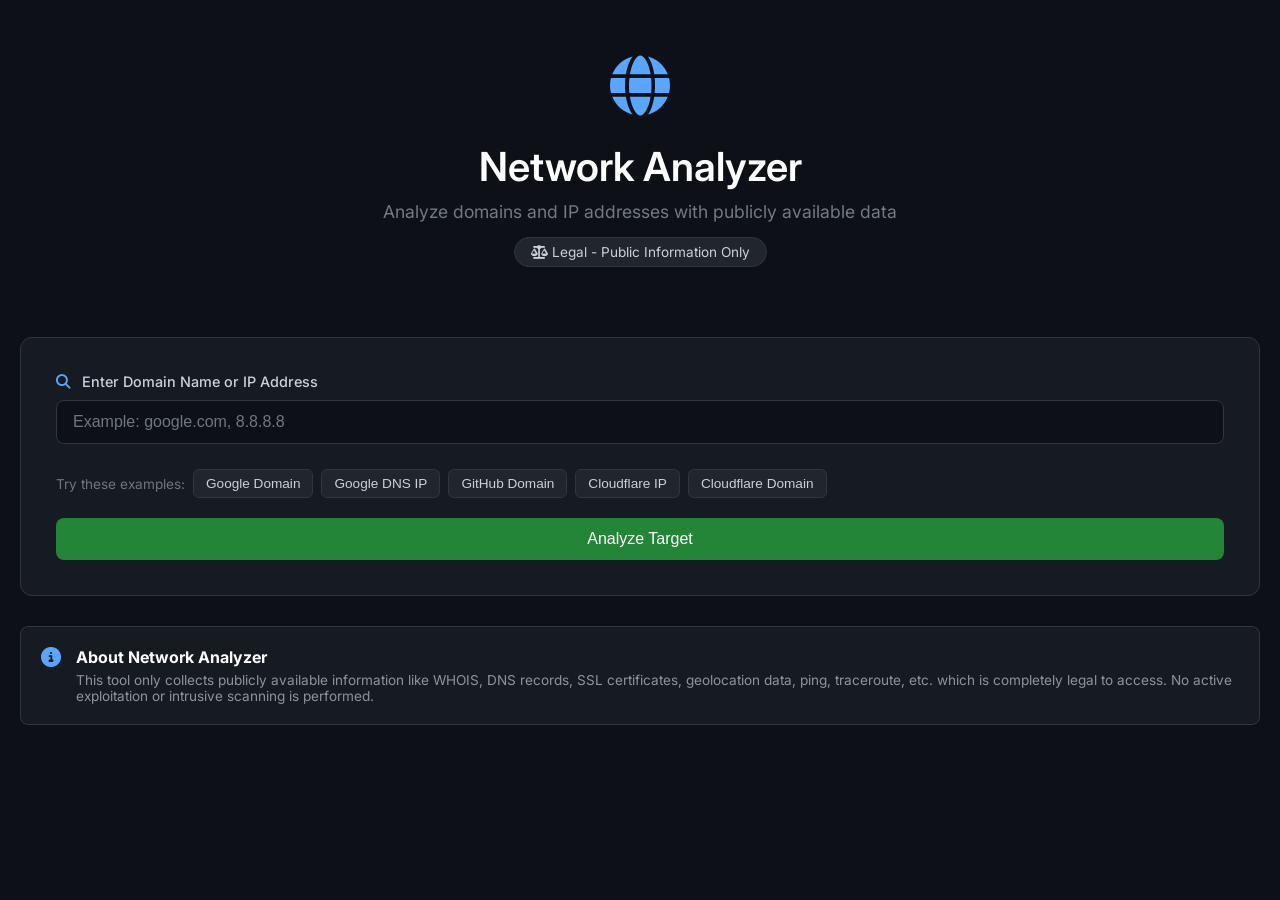
<file: index.html>
<!DOCTYPE html>
<html lang="en">
<head>
    <meta charset="UTF-8">
    <meta name="viewport" content="width=device-width, initial-scale=1.0">
    <title>Network Analyzer Tool</title>
    <link rel="stylesheet" href="/style.css">
    <link href="https://fonts.googleapis.com/css2?family=Inter:wght@300;400;500;600;700;800&display=swap" rel="stylesheet">
    <link rel="stylesheet" href="https://cdnjs.cloudflare.com/ajax/libs/font-awesome/6.4.0/css/all.min.css">
</head>
<body>
    <div class="container">
        <div class="header">
            <div class="icon">
                <i class="fa-solid fa-globe"></i>
            </div>
            <h1>Network Analyzer</h1>
            <p>Analyze domains and IP addresses with publicly available data</p>
            <div class="badge">
                <i class="fas fa-balance-scale"></i> Legal - Public Information Only
            </div>
        </div>

        <div class="search-card">
            <form id="lookupForm">
                <div class="input-group">
                    <label for="target">
                        <i class="fas fa-search"></i> Enter Domain Name or IP Address
                    </label>
                    <input type="text" id="target" placeholder="Example: google.com, 8.8.8.8" required>
                    
                </div>

                <div class="example-targets">
                    <span>Try these examples:</span>
                    <button type="button" class="example-btn" data-target="google.com">Google Domain</button>
                    <button type="button" class="example-btn" data-target="8.8.8.8">Google DNS IP</button>
                    <button type="button" class="example-btn" data-target="github.com">GitHub Domain</button>
                    <button type="button" class="example-btn" data-target="1.1.1.1">Cloudflare IP</button>
                    <button type="button" class="example-btn" data-target="cloudflare.com">Cloudflare Domain</button>
                </div>

                <button type="submit" id="lookupBtn">
                    
                    <span>Analyze Target</span>
                    
                </button>
            </form>
        </div>

        <div id="loading" style="display: none;">
            <div class="loader-centered">
                <div class="loader-spinner-centered"></div>
                <h3>Analyzing target...</h3>
            </div>
        </div>

        <div id="results" style="display: none;">
            <div class="result-section">
                <div class="section-header">
                    <i class="fas fa-info-circle"></i>
                    <h2>Target Overview</h2>
                </div>
                <div class="overview-grid" id="overview"></div>
            </div>

            <div class="result-section" id="reverseDnsSection" style="display: none;">
                <div class="section-header">
                    <i class="fas fa-exchange-alt"></i>
                    <h2>Reverse DNS Lookup</h2>
                </div>
                <div class="info-grid" id="reverseDns"></div>
            </div>

            <div class="result-section" id="ptrSection" style="display: none;">
                <div class="section-header">
                    <i class="fas fa-arrow-left"></i>
                    <h2>PTR Records</h2>
                </div>
                <div class="info-grid" id="ptrRecords"></div>
            </div>

            <div class="result-section">
                <div class="section-header">
                    <i class="fas fa-file-contract"></i>
                    <h2>WHOIS Information</h2>
                </div>
                <div class="info-grid" id="whois"></div>
            </div>

            <div class="result-section" id="dnsSection" style="display: none;">
                <div class="section-header">
                    <i class="fas fa-server"></i>
                    <h2>DNS Records</h2>
                </div>
                <div class="dns-content" id="dnsContent"></div>
            </div>

            <div class="result-section" id="sslSection" style="display: none;">
                <div class="section-header">
                    <i class="fas fa-lock"></i>
                    <h2>SSL Certificate</h2>
                </div>
                <div class="info-grid" id="ssl"></div>
            </div>

            <div class="result-section">
                <div class="section-header">
                    <i class="fas fa-map-marker-alt"></i>
                    <h2>Geolocation and Hosting</h2>
                </div>
                <div class="info-grid" id="location"></div>
            </div>

            <div class="result-section">
                <div class="section-header">
                    <i class="fas fa-plug"></i>
                    <h2>Common Open Ports</h2>
                </div>
                <div class="ports-list" id="ports"></div>
            </div>

            <div class="result-section">
                <div class="section-header">
                    <i class="fas fa-network-wired"></i>
                    <h2>Ping Test</h2>
                </div>
                <div class="ping-results" id="ping"></div>
            </div>

            <div class="result-section">
                <div class="section-header">
                    <i class="fas fa-route"></i>
                    <h2>Traceroute</h2>
                </div>
                <div class="traceroute-results" id="traceroute"></div>
            </div>

            <div class="result-section" id="techSection" style="display: none;">
                <div class="section-header">
                    <i class="fas fa-code"></i>
                    <h2>Detected Technologies</h2>
                </div>
                <div class="tech-list" id="technologies"></div>
            </div>

            <div class="result-section" id="subdomainSection" style="display: none;">
                <div class="section-header">
                    <i class="fas fa-sitemap"></i>
                    <h2>Active Subdomains</h2>
                </div>
                <div class="subdomain-list" id="subdomains"></div>
            </div>

            <div class="export-buttons">
                <button id="exportJSON" class="export-btn">
                    <i class="fas fa-download"></i> Export as JSON
                </button>
                <button id="copyResults" class="export-btn">
                    <i class="fas fa-copy"></i> Copy Results
                </button>
            </div>
        </div>

        <div class="info-note">
            <i class="fas fa-info-circle"></i>
            <div>
                <strong>About Network Analyzer</strong>
                <p>This tool only collects publicly available information like WHOIS, DNS records, SSL certificates, geolocation data, ping, traceroute, etc. which is completely legal to access. No active exploitation or intrusive scanning is performed.</p>
            </div>
        </div>
    </div>

    <script>
        document.querySelectorAll('.example-btn').forEach(btn => {
            btn.addEventListener('click', () => {
                document.getElementById('target').value = btn.dataset.target;
                document.getElementById('lookupForm').dispatchEvent(new Event('submit'));
            });
        });

        document.getElementById('lookupForm').addEventListener('submit', async (e) => {
            e.preventDefault();
            
            const target = document.getElementById('target').value;
            
            if (!target) {
                alert('Please enter a domain name or IP address');
                return;
            }
            
            document.getElementById('loading').style.display = 'flex';
            document.getElementById('results').style.display = 'none';
            document.getElementById('lookupBtn').disabled = true;
            
            try {
                const response = await fetch('/lookup', {
                    method: 'POST',
                    headers: {'Content-Type': 'application/json'},
                    body: JSON.stringify({target: target})
                });
                
                const data = await response.json();
                
                if (data.error) {
                    alert(data.error);
                    return;
                }
                
                displayResults(data);
                
            } catch (error) {
                alert('Error: ' + error.message);
            } finally {
                document.getElementById('loading').style.display = 'none';
                document.getElementById('lookupBtn').disabled = false;
            }
        });
        
        function displayResults(data) {
            document.getElementById('overview').innerHTML = `
                <div class="info-card">
                    <div class="info-label"><i class="fas fa-crosshairs"></i> Target</div>
                    <div class="info-value">${data.target}</div>
                </div>
                <div class="info-card">
                    <div class="info-label"><i class="fas fa-tag"></i> Type</div>
                    <div class="info-value">${data.target_type}</div>
                </div>
                <div class="info-card">
                    <div class="info-label"><i class="fas fa-clock"></i> Analysis Time</div>
                    <div class="info-value">${data.timestamp}</div>
                </div>
            `;
            
            if (data.reverse_dns) {
                document.getElementById('reverseDnsSection').style.display = 'block';
                document.getElementById('reverseDns').innerHTML = `
                    <div class="info-card">
                        <div class="info-label"><i class="fas fa-exchange-alt"></i> Hostname</div>
                        <div class="info-value">${data.reverse_dns}</div>
                    </div>
                `;
            } else {
                document.getElementById('reverseDnsSection').style.display = 'none';
            }
            
            if (data.ptr_records && data.ptr_records.length > 0) {
                document.getElementById('ptrSection').style.display = 'block';
                document.getElementById('ptrRecords').innerHTML = `
                    <div class="info-card">
                        <div class="info-label"><i class="fas fa-arrow-left"></i> PTR Records</div>
                        <div class="info-value">${data.ptr_records.join(', ')}</div>
                    </div>
                `;
            } else {
                document.getElementById('ptrSection').style.display = 'none';
            }
            
            const whois = data.whois;
            if (whois && !whois.error) {
                document.getElementById('whois').innerHTML = `
                    <div class="info-card">
                        <div class="info-label"><i class="fas fa-building"></i> Registrar</div>
                        <div class="info-value">${whois.registrar || 'N/A'}</div>
                    </div>
                    <div class="info-card">
                        <div class="info-label"><i class="fas fa-calendar-plus"></i> Created</div>
                        <div class="info-value">${whois.creation_date || 'N/A'}</div>
                    </div>
                    <div class="info-card">
                        <div class="info-label"><i class="fas fa-calendar-times"></i> Expires</div>
                        <div class="info-value">${whois.expiration_date || 'N/A'}</div>
                    </div>
                    <div class="info-card">
                        <div class="info-label"><i class="fas fa-user"></i> Organization</div>
                        <div class="info-value">${whois.org || 'N/A'}</div>
                    </div>
                    <div class="info-card">
                        <div class="info-label"><i class="fas fa-flag"></i> Country</div>
                        <div class="info-value">${whois.country || 'N/A'}</div>
                    </div>
                `;
            } else {
                document.getElementById('whois').innerHTML = `
                    <div class="info-card">
                        <div class="info-value">WHOIS information not available for this target</div>
                    </div>
                `;
            }
            
            if (data.dns_records && Object.keys(data.dns_records).length > 0) {
                document.getElementById('dnsSection').style.display = 'block';
                const dns = data.dns_records;
                const dnsTypes = ['A', 'AAAA', 'MX', 'NS', 'TXT', 'CNAME', 'SOA'];
                let dnsHTML = '';
                
                dnsTypes.forEach(type => {
                    if (dns[type] && dns[type].length > 0) {
                        dnsHTML += `
                            <div class="dns-record">
                                <div class="dns-type">${type}</div>
                                <div class="dns-values">
                                    ${dns[type].map(value => `<div class="dns-value">${value}</div>`).join('')}
                                </div>
                            </div>
                        `;
                    }
                });
                
                if (dnsHTML === '') {
                    dnsHTML = '<div class="no-data">No DNS records found</div>';
                }
                
                document.getElementById('dnsContent').innerHTML = dnsHTML;
            } else {
                document.getElementById('dnsSection').style.display = 'none';
            }
            
            if (data.ssl) {
                document.getElementById('sslSection').style.display = 'block';
                document.getElementById('ssl').innerHTML = `
                    <div class="info-card">
                        <div class="info-label"><i class="fas fa-building"></i> Issuer</div>
                        <div class="info-value">${data.ssl.issuer?.organizationName || 'N/A'}</div>
                    </div>
                    <div class="info-card">
                        <div class="info-label"><i class="fas fa-user-check"></i> Subject</div>
                        <div class="info-value">${data.ssl.subject?.commonName || 'N/A'}</div>
                    </div>
                    <div class="info-card">
                        <div class="info-label"><i class="fas fa-calendar-check"></i> Valid From</div>
                        <div class="info-value">${data.ssl.start || 'N/A'}</div>
                    </div>
                    <div class="info-card">
                        <div class="info-label"><i class="fas fa-calendar-times"></i> Valid Until</div>
                        <div class="info-value">${data.ssl.expiry || 'N/A'}</div>
                    </div>
                `;
            } else {
                document.getElementById('sslSection').style.display = 'none';
            }
            
            const loc = data.geolocation;
            if (loc && !loc.error) {
                document.getElementById('location').innerHTML = `
                    <div class="info-card">
                        <div class="info-label"><i class="fas fa-map-pin"></i> IP Address</div>
                        <div class="info-value">${loc.ip || 'N/A'}</div>
                    </div>
                    <div class="info-card">
                        <div class="info-label"><i class="fas fa-globe"></i> Country</div>
                        <div class="info-value">${loc.country || 'N/A'}</div>
                    </div>
                    <div class="info-card">
                        <div class="info-label"><i class="fas fa-city"></i> City</div>
                        <div class="info-value">${loc.city || 'N/A'}</div>
                    </div>
                    <div class="info-card">
                        <div class="info-label"><i class="fas fa-building"></i> Region</div>
                        <div class="info-value">${loc.region || 'N/A'}</div>
                    </div>
                    <div class="info-card">
                        <div class="info-label"><i class="fas fa-tachometer-alt"></i> ISP</div>
                        <div class="info-value">${loc.isp || 'N/A'}</div>
                    </div>
                    <div class="info-card">
                        <div class="info-label"><i class="fas fa-chart-line"></i> Organization</div>
                        <div class="info-value">${loc.org || 'N/A'}</div>
                    </div>
                    <div class="info-card">
                        <div class="info-label"><i class="fas fa-clock"></i> Timezone</div>
                        <div class="info-value">${loc.timezone || 'N/A'}</div>
                    </div>
                `;
            } else {
                document.getElementById('location').innerHTML = `
                    <div class="info-card">
                        <div class="info-value">Geolocation data not available</div>
                    </div>
                `;
            }
            
            if (data.open_ports && data.open_ports.length > 0) {
                document.getElementById('ports').innerHTML = data.open_ports.map(port => 
                    `<span class="port-badge">Port ${port.port} (${port.service})</span>`
                ).join('');
            } else {
                document.getElementById('ports').innerHTML = '<div class="no-data">No common ports found open</div>';
            }
            
            const ping = data.ping;
            if (ping && ping.success) {
                document.getElementById('ping').innerHTML = `
                    <div class="info-grid">
                        <div class="info-card">
                            <div class="info-label"><i class="fas fa-check-circle"></i> Status</div>
                            <div class="info-value success">Host is reachable</div>
                        </div>
                        <div class="info-card">
                            <div class="info-label"><i class="fas fa-exchange-alt"></i> Packets Sent</div>
                            <div class="info-value">${ping.packets_sent}</div>
                        </div>
                        <div class="info-card">
                            <div class="info-label"><i class="fas fa-check"></i> Packets Received</div>
                            <div class="info-value">${ping.packets_received}</div>
                        </div>
                        <div class="info-card">
                            <div class="info-label"><i class="fas fa-chart-line"></i> Packet Loss</div>
                            <div class="info-value">${ping.packet_loss}</div>
                        </div>
                        <div class="info-card full-width">
                            <div class="info-label"><i class="fas fa-clock"></i> Response Times (ms)</div>
                            <div class="info-value">${ping.times ? ping.times.join(', ') : 'N/A'}</div>
                        </div>
                    </div>
                `;
            } else {
                document.getElementById('ping').innerHTML = `
                    <div class="info-card">
                        <div class="info-value error">${ping?.error || 'Host is unreachable'}</div>
                    </div>
                `;
            }
            
            const traceroute = data.traceroute;
            if (traceroute && traceroute.success && traceroute.hops && traceroute.hops.length > 0) {
                let hopsHtml = '<div class="traceroute-table"><div class="traceroute-header"><span>Hop</span><span>IP Address</span><span>Response Times (ms)</span></div>';
                traceroute.hops.forEach(hop => {
                    hopsHtml += `
                        <div class="traceroute-row">
                            <span class="hop-number">${hop.hop}</span>
                            <span class="hop-ip">${hop.ip}</span>
                            <span class="hop-times">${hop.times.join(', ') || 'N/A'}</span>
                        </div>
                    `;
                });
                hopsHtml += '</div>';
                document.getElementById('traceroute').innerHTML = hopsHtml;
            } else {
                document.getElementById('traceroute').innerHTML = `
                    <div class="info-card">
                        <div class="info-value">${traceroute?.error || 'Traceroute information not available'}</div>
                    </div>
                `;
            }
            
            if (data.technologies && data.technologies.length > 0 && data.technologies[0] !== "Technology detection only available for domains") {
                document.getElementById('techSection').style.display = 'block';
                document.getElementById('technologies').innerHTML = data.technologies.map(tech => 
                    `<span class="tech-badge">${tech}</span>`
                ).join('');
            } else {
                document.getElementById('techSection').style.display = 'none';
            }
            
            if (data.subdomains && data.subdomains.length > 0) {
                document.getElementById('subdomainSection').style.display = 'block';
                document.getElementById('subdomains').innerHTML = data.subdomains.map(sub => 
                    `<span class="subdomain-badge">${sub}</span>`
                ).join('');
            } else {
                document.getElementById('subdomainSection').style.display = 'none';
            }
            
            document.getElementById('results').style.display = 'block';
            document.getElementById('results').scrollIntoView({ behavior: 'smooth' });
            
            setupExport(data);
        }
        
        function setupExport(data) {
            document.getElementById('exportJSON').onclick = () => {
                const jsonStr = JSON.stringify(data, null, 2);
                const blob = new Blob([jsonStr], { type: 'application/json' });
                const url = URL.createObjectURL(blob);
                const a = document.createElement('a');
                a.href = url;
                a.download = `${data.target}_analysis_${Date.now()}.json`;
                a.click();
                URL.revokeObjectURL(url);
            };
            
            document.getElementById('copyResults').onclick = () => {
                const jsonStr = JSON.stringify(data, null, 2);
                navigator.clipboard.writeText(jsonStr);
                alert('Results copied to clipboard');
            };
        }
    </script>
</body>
</html>
</file>
<file: style.css>
* {
    margin: 0;
    padding: 0;
    box-sizing: border-box;
}

body {
    font-family: 'Inter', -apple-system, BlinkMacSystemFont, 'Segoe UI', Helvetica, Arial, sans-serif;
    background-color: #0d1117;
    color: #c9d1d9;
    padding: 20px;
}

.container {
    max-width: 1400px;
    margin: 0 auto;
}

.header {
    text-align: center;
    margin-bottom: 40px;
    padding: 30px 0;
}

.header .icon {
    font-size: 60px;
    margin-bottom: 20px;
    color: #58a6ff;
}

.header h1 {
    font-size: 2.5rem;
    margin-bottom: 10px;
    font-weight: 600;
    color: #ffffff;
}

.header p {
    font-size: 1.1rem;
    opacity: 0.8;
    color: #8b949e;
}

.badge {
    display: inline-block;
    background: #21262d;
    padding: 6px 16px;
    border-radius: 20px;
    font-size: 0.85rem;
    margin-top: 15px;
    border: 1px solid #30363d;
}

.search-card {
    background: #161b22;
    border-radius: 12px;
    padding: 35px;
    margin-bottom: 30px;
    border: 1px solid #30363d;
}

.input-group {
    margin-bottom: 25px;
}

.input-group label {
    display: block;
    margin-bottom: 10px;
    font-weight: 500;
    color: #c9d1d9;
    font-size: 0.9rem;
}

.input-group label i {
    margin-right: 8px;
    color: #58a6ff;
}

.input-group input {
    width: 100%;
    padding: 12px 16px;
    background: #0d1117;
    border: 1px solid #30363d;
    border-radius: 8px;
    font-size: 1rem;
    color: #c9d1d9;
    transition: all 0.2s;
}

.input-group input:focus {
    outline: none;
    border-color: #58a6ff;
    box-shadow: 0 0 0 3px rgba(88, 166, 255, 0.1);
}

.input-group input::placeholder {
    color: #6e7681;
}

.input-hint {
    font-size: 0.8rem;
    color: #6e7681;
    margin-top: 8px;
}

.example-targets {
    margin: 20px 0;
    display: flex;
    gap: 8px;
    align-items: center;
    flex-wrap: wrap;
}

.example-targets span {
    font-size: 0.85rem;
    color: #6e7681;
}

.example-btn {
    background: #21262d;
    border: 1px solid #30363d;
    padding: 6px 12px;
    border-radius: 6px;
    cursor: pointer;
    transition: all 0.2s;
    font-size: 0.85rem;
    color: #c9d1d9;
}

.example-btn:hover {
    background: #30363d;
    border-color: #8b949e;
}

#lookupBtn {
    width: 100%;
    padding: 12px;
    background: #238636;
    color: white;
    border: none;
    border-radius: 8px;
    font-size: 1rem;
    font-weight: 500;
    cursor: pointer;
    transition: all 0.2s;
    display: flex;
    align-items: center;
    justify-content: center;
    gap: 8px;
    margin-top: 10px;
}

#lookupBtn:hover {
    background: #2ea043;
}

#lookupBtn:disabled {
    background: #3fb9504d;
    cursor: not-allowed;
}

#loading {
    position: fixed;
    top: 0;
    left: 0;
    width: 100%;
    height: 100%;
    background: rgba(13, 17, 23, 0.95);
    display: flex;
    align-items: center;
    justify-content: center;
    z-index: 1000;
}

.loader-centered {
    text-align: center;
    background: transparent;
    padding: 0;
    margin: 0;
}

.loader-spinner-centered {
    width: 60px;
    height: 60px;
    border: 3px solid #30363d;
    border-top-color: #58a6ff;
    border-radius: 50%;
    animation: spin 0.8s linear infinite;
    margin: 0 auto 20px;
}

.loader-centered h3 {
    color: #58a6ff;
    font-size: 1.1rem;
    font-weight: 500;
    margin: 0;
    padding: 0;
}

@keyframes spin {
    to { transform: rotate(360deg); }
}

.result-section {
    background: #161b22;
    border-radius: 12px;
    padding: 24px;
    margin-bottom: 20px;
    border: 1px solid #30363d;
}

.section-header {
    display: flex;
    align-items: center;
    gap: 10px;
    margin-bottom: 20px;
    padding-bottom: 12px;
    border-bottom: 1px solid #30363d;
}

.section-header i {
    font-size: 20px;
    color: #58a6ff;
}

.section-header h2 {
    color: #ffffff;
    font-size: 1.2rem;
    font-weight: 600;
}

.overview-grid, .info-grid {
    display: grid;
    grid-template-columns: repeat(auto-fit, minmax(280px, 1fr));
    gap: 16px;
}

.info-card {
    background: #0d1117;
    padding: 16px;
    border-radius: 8px;
    border: 1px solid #21262d;
}

.info-card.full-width {
    grid-column: 1 / -1;
}

.info-label {
    font-size: 0.75rem;
    color: #6e7681;
    text-transform: uppercase;
    letter-spacing: 0.5px;
    margin-bottom: 8px;
}

.info-label i {
    margin-right: 4px;
    color: #58a6ff;
}

.info-value {
    font-size: 0.95rem;
    font-weight: 500;
    color: #c9d1d9;
    word-break: break-word;
}

.info-value.success {
    color: #3fb950;
}

.info-value.error {
    color: #f85149;
}

.dns-record {
    background: #0d1117;
    border-radius: 8px;
    margin-bottom: 12px;
    overflow: hidden;
    border: 1px solid #21262d;
}

.dns-type {
    background: #21262d;
    color: #58a6ff;
    padding: 10px 16px;
    font-weight: 600;
    font-family: monospace;
    font-size: 0.85rem;
}

.dns-values {
    padding: 12px 16px;
}

.dns-value {
    padding: 6px 0;
    font-family: monospace;
    font-size: 0.85rem;
    border-bottom: 1px solid #21262d;
    color: #8b949e;
}

.dns-value:last-child {
    border-bottom: none;
}

.port-badge, .tech-badge, .subdomain-badge {
    display: inline-block;
    background: #21262d;
    color: #58a6ff;
    padding: 6px 14px;
    border-radius: 20px;
    margin: 4px;
    font-size: 0.85rem;
    font-weight: 500;
    border: 1px solid #30363d;
}

.ports-list, .tech-list, .subdomain-list {
    display: flex;
    flex-wrap: wrap;
    gap: 8px;
}

.traceroute-table {
    font-family: monospace;
    font-size: 0.85rem;
}

.traceroute-header {
    display: grid;
    grid-template-columns: 60px 200px 1fr;
    background: #21262d;
    padding: 10px 16px;
    border-radius: 8px 8px 0 0;
    font-weight: 600;
    color: #58a6ff;
}

.traceroute-row {
    display: grid;
    grid-template-columns: 60px 200px 1fr;
    padding: 8px 16px;
    border-bottom: 1px solid #21262d;
    background: #0d1117;
}

.traceroute-row:hover {
    background: #161b22;
}

.hop-number {
    color: #58a6ff;
    font-weight: 600;
}

.hop-ip {
    color: #c9d1d9;
}

.hop-times {
    color: #6e7681;
}

.export-buttons {
    display: flex;
    gap: 12px;
    justify-content: flex-end;
    margin-top: 20px;
}

.export-btn {
    background: #21262d;
    border: 1px solid #30363d;
    padding: 8px 16px;
    border-radius: 8px;
    cursor: pointer;
    transition: all 0.2s;
    font-weight: 500;
    color: #c9d1d9;
}

.export-btn:hover {
    background: #30363d;
    border-color: #8b949e;
}

.info-note {
    background: #161b22;
    border-left: 4px solid #58a6ff;
    padding: 20px;
    border-radius: 8px;
    margin-top: 30px;
    display: flex;
    gap: 15px;
    border: 1px solid #30363d;
}

.info-note i {
    font-size: 20px;
    color: #58a6ff;
}

.info-note strong {
    color: #ffffff;
    display: block;
    margin-bottom: 5px;
}

.info-note p {
    color: #8b949e;
    font-size: 0.85rem;
}

.no-data {
    text-align: center;
    padding: 30px;
    color: #6e7681;
}

@media (max-width: 768px) {
    .overview-grid, .info-grid {
        grid-template-columns: 1fr;
    }
    
    .header h1 {
        font-size: 1.8rem;
    }
    
    .example-targets {
        flex-direction: column;
        align-items: flex-start;
    }
    
    .traceroute-header, .traceroute-row {
        grid-template-columns: 50px 150px 1fr;
        font-size: 0.75rem;
    }
}
</file>
